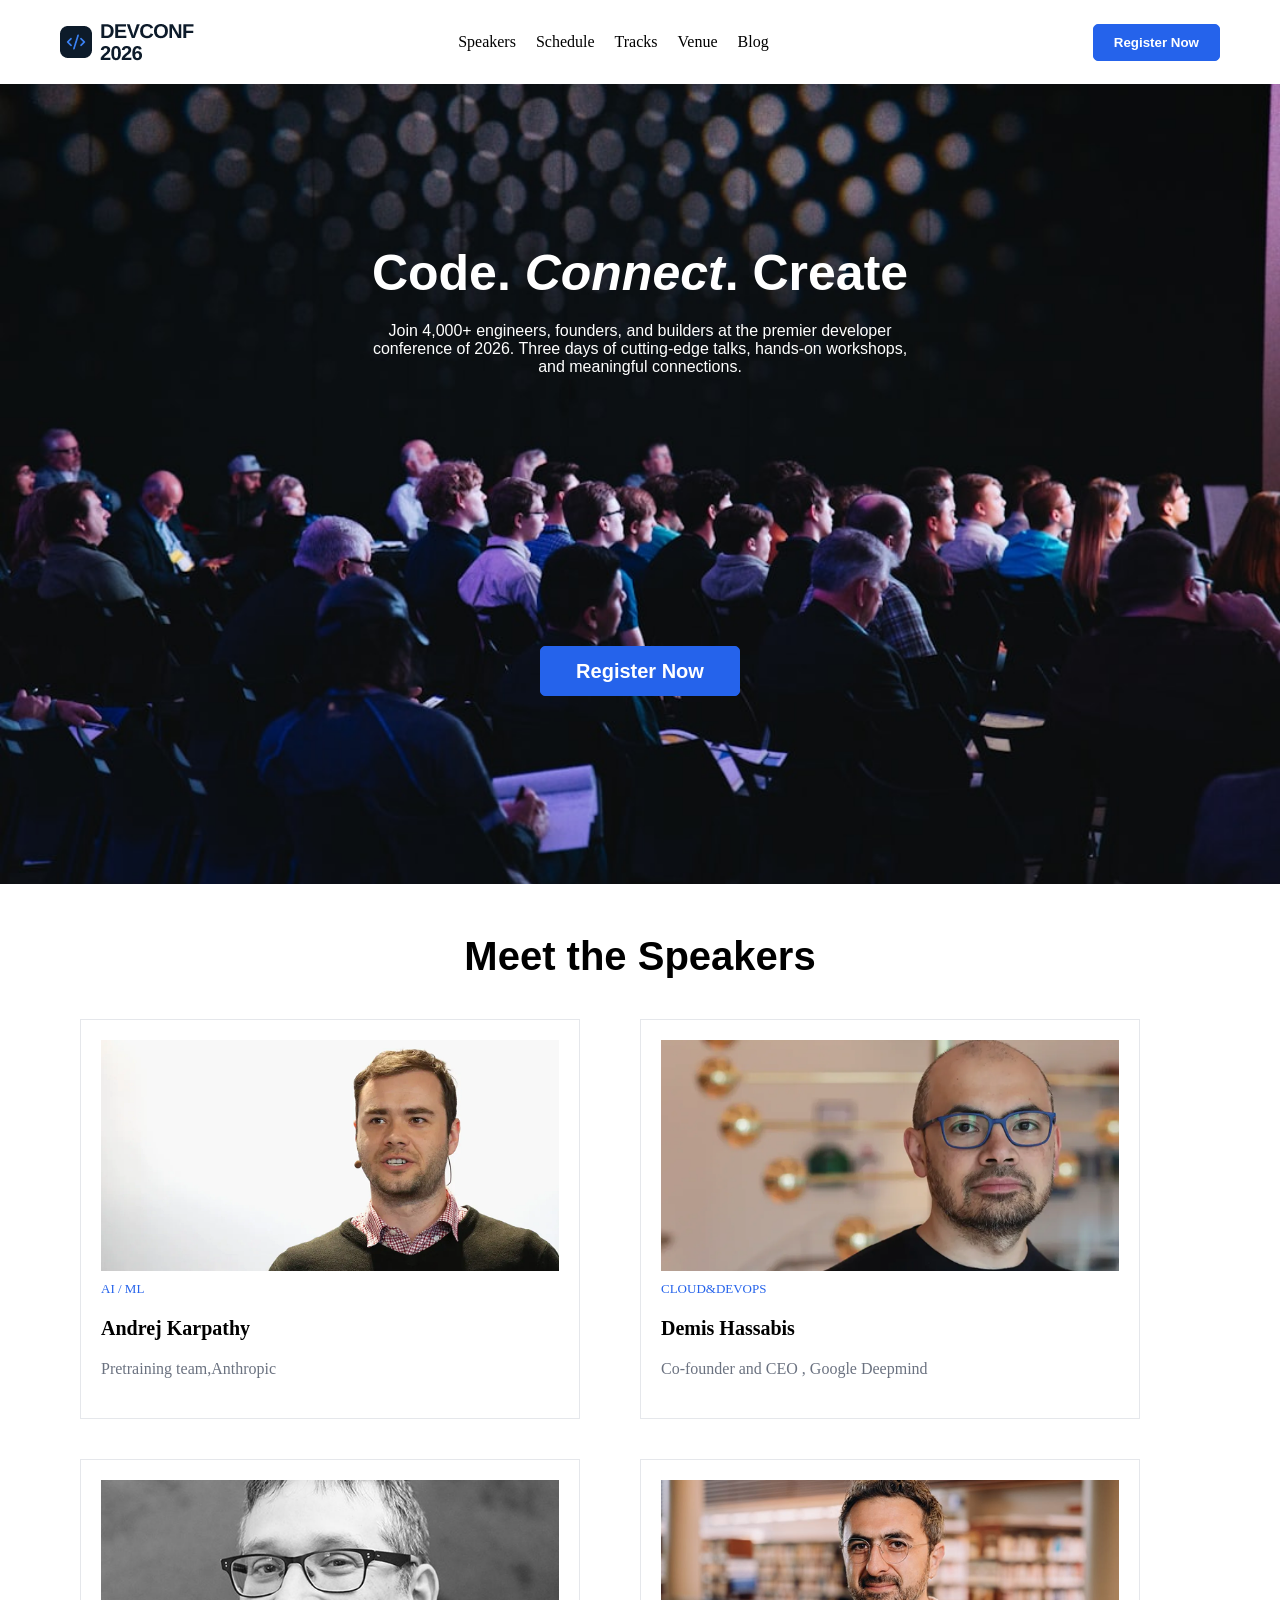
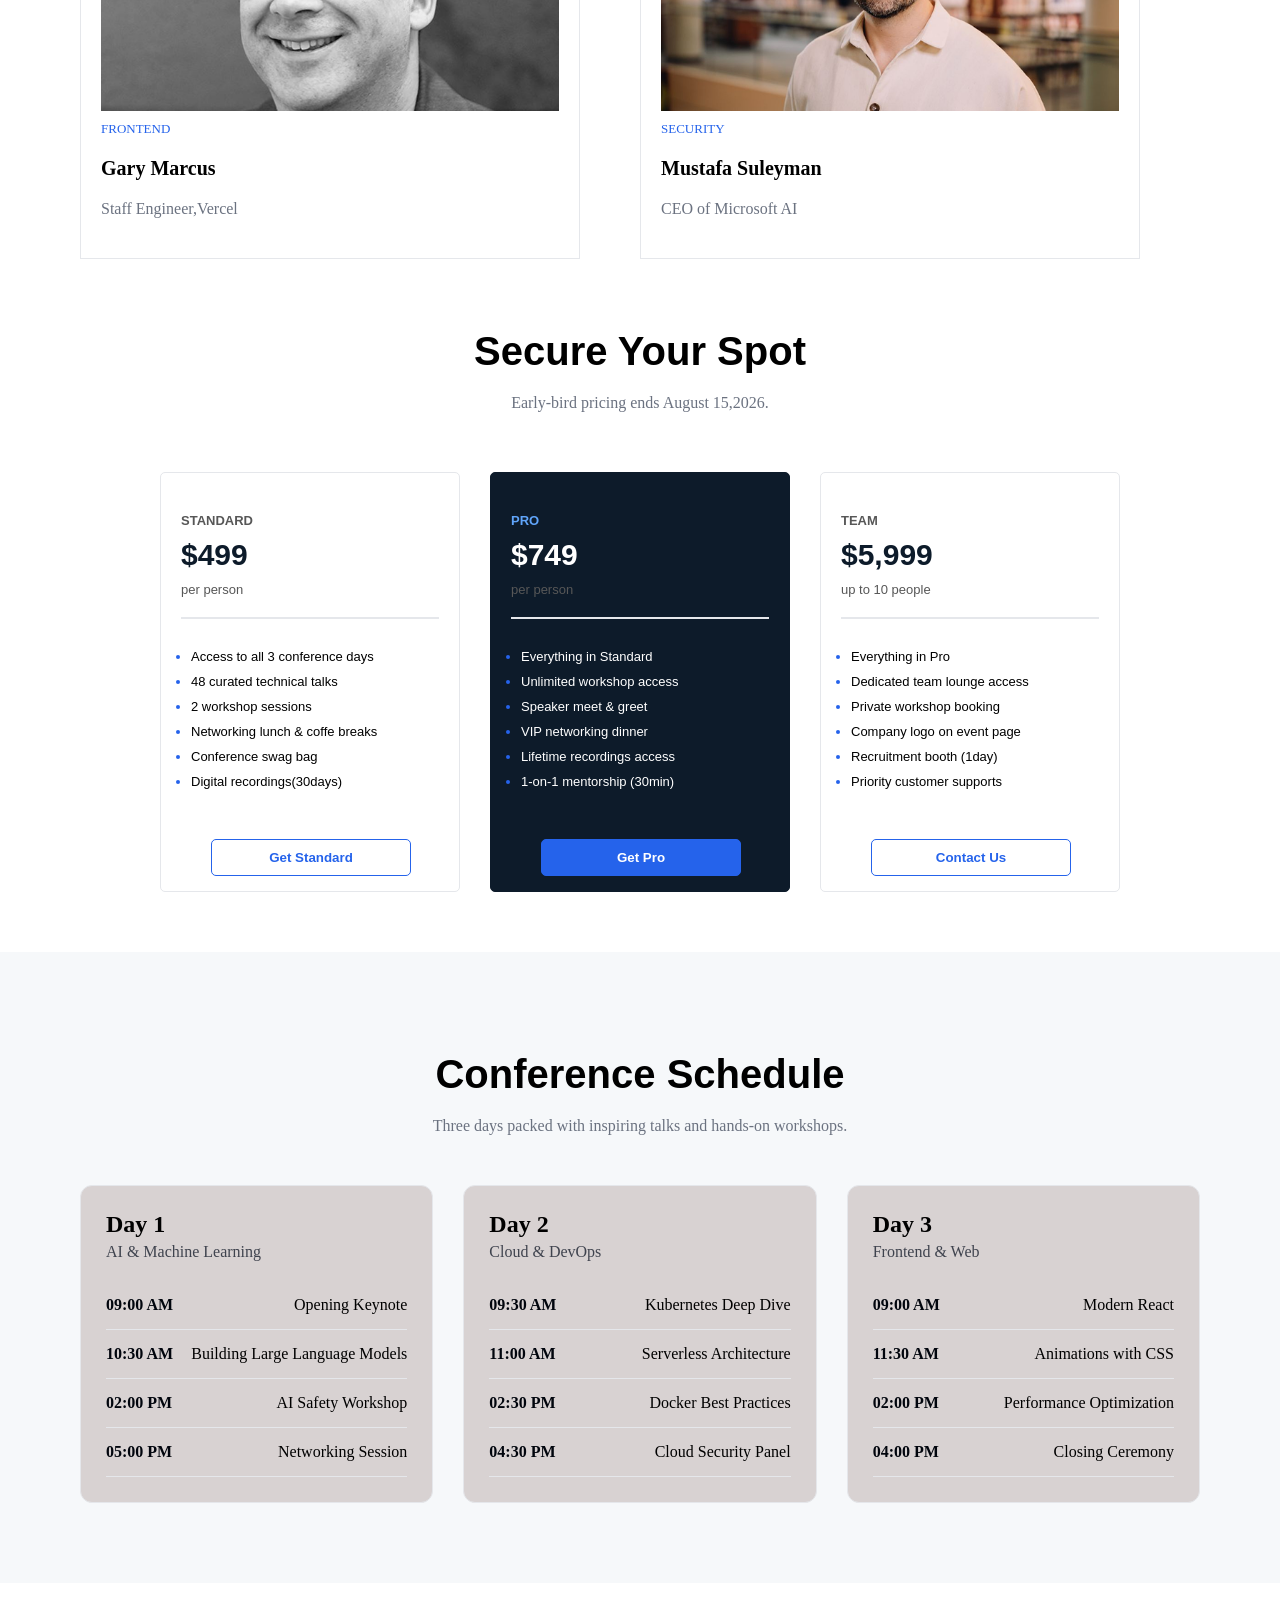
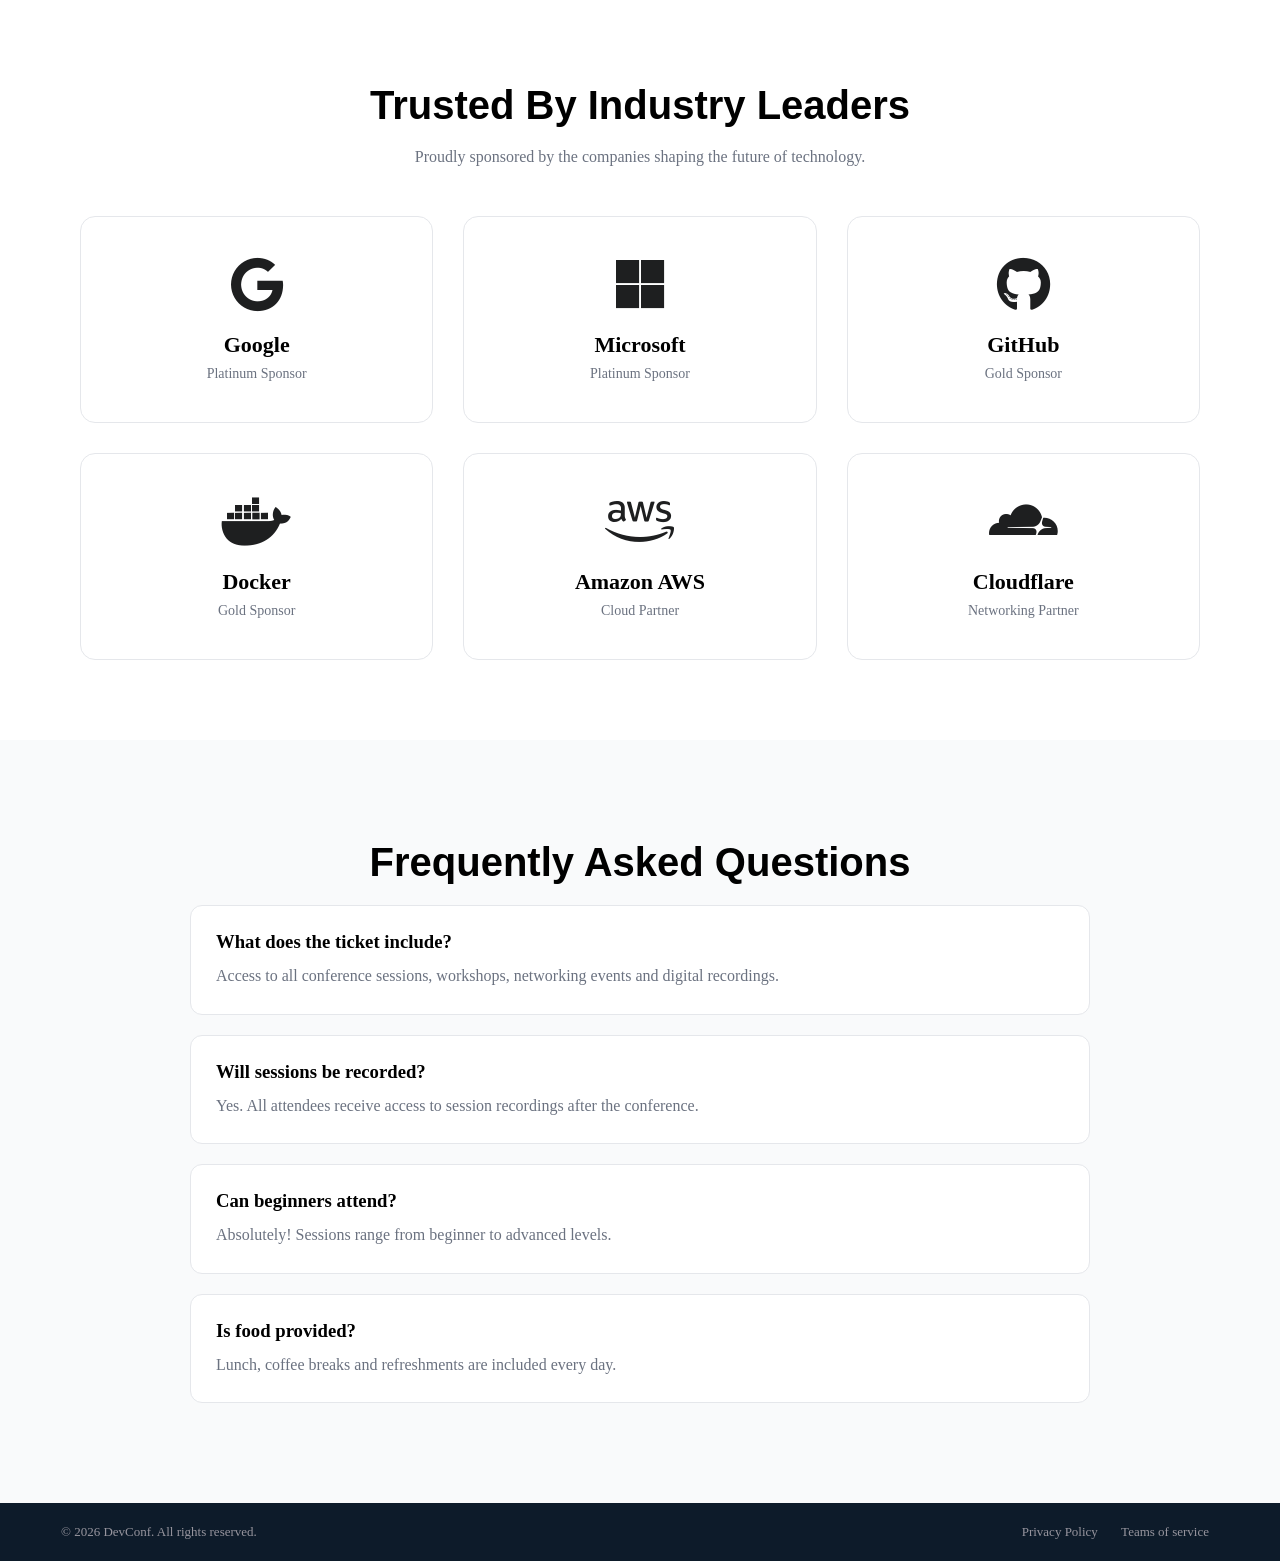
<file: index.html>
<!doctype html>
<html lang="en">
  <head>
    <meta charset="UTF-8" />
    <meta name="viewport" content="width=device-width, initial-scale=1.0" />
    <title>DevConfig</title>
    <link rel="icon" href="./assets/logo-mini.png" />
    <link rel="stylesheet" href="./style.css" />
    <link
      rel="stylesheet"
      href="https://cdnjs.cloudflare.com/ajax/libs/font-awesome/6.7.2/css/all.min.css"
    />
  </head>
  <body>
    <nav class="navbar">
      <div class="logo">
        <!-- <img src="./assets/logo-mini.png" alt="logo-mini">
            <div class="logotxt">
                <span>DEVCONF</span> <br>
                <span>2026</span>
            </div> -->
        <img src="./assets/logo.png" alt="logo" />
      </div>

      <div class="list">
        <ul class="list-items">
          <li>Speakers</li>
          <li>Schedule</li>
          <li>Tracks</li>
          <li>Venue</li>
          <li>Blog</li>
        </ul>
      </div>

      <!-- <div class="btn">
            Register Now
        </div> -->
      <button class="btn">Register Now</button>
    </nav>
    <section class="hero">
      <div class="hero-contents">
        <div class="overlay"></div>
        <h1>Code. <i>Connect</i>. Create</h1>
        <p>
          Join 4,000+ engineers, founders, and builders at the premier developer
          <br />
          conference of 2026. Three days of cutting-edge talks, hands-on
          workshops,<br />
          and meaningful connections.
        </p>
        <button class="btn">Register Now</button>
      </div>
    </section>

    <section class="Speakers">
      <h1 class="headers">Meet the Speakers</h1>
      <div class="cards">
        <div class="card">
          <div class="info">
            <img src="./assets/andrej.png" alt="andrej" />
            <span class="sector">AI / ML</span>
            <span class="name">Andrej Karpathy</span>
            <span class="title">Pretraining team,Anthropic</span>
          </div>
        </div>
        <div class="card">
          <div class="info">
            <img src="./assets/demis.png" alt="demis" />
            <span class="sector">CLOUD&DEVOPS</span>
            <span class="name">Demis Hassabis</span>
            <span class="title">Co-founder and CEO , Google Deepmind</span>
          </div>
        </div>
        <div class="card">
          <div class="info">
            <img src="./assets/gary.png" alt="gary" />
            <span class="sector">FRONTEND</span>
            <span class="name">Gary Marcus</span>
            <span class="title">Staff Engineer,Vercel</span>
          </div>
        </div>
        <div class="card">
          <div class="info">
            <img src="./assets/mustafa.png" alt="mustafa" />
            <span class="sector">SECURITY</span>
            <span class="name">Mustafa Suleyman</span>
            <span class="title">CEO of Microsoft AI</span>
          </div>
        </div>
      </div>
    </section>

    <section class="pricing">
      <div class="pricing-header">
        <h1 class="headers">Secure Your Spot</h1>
        <span class="title">Early-bird pricing ends August 15,2026.</span>
      </div>

      <div class="parentbox">
        <div class="box">
          <div class="box-header">
            <span class="box-header-title">Standard</span>
            <span class="box-header-price">$499</span>
            <span class="box-header-subtitle">per person</span>
          </div>
          <hr />
          <ul class="box-list">
            <li>Access to all 3 conference days</li>
            <li>48 curated technical talks</li>
            <li>2 workshop sessions</li>
            <li>Networking lunch & coffe breaks</li>
            <li>Conference swag bag</li>
            <li>Digital recordings(30days)</li>
          </ul>
          <button class="box-btn">Get Standard</button>
        </div>
        <div class="box" id="pro">
          <div class="box-header">
            <span class="box-header-title">Pro</span>
            <span class="box-header-price">$749</span>
            <span class="box-header-subtitle">per person</span>
          </div>
          <hr />
          <ul class="box-list">
            <li>Everything in Standard</li>
            <li>Unlimited workshop access</li>
            <li>Speaker meet & greet</li>
            <li>VIP networking dinner</li>
            <li>Lifetime recordings access</li>
            <li>1-on-1 mentorship (30min)</li>
          </ul>
          <button class="box-btn">Get Pro</button>
        </div>
        <div class="box">
          <div class="box-header">
            <span class="box-header-title">Team</span>
            <span class="box-header-price">$5,999</span>
            <span class="box-header-subtitle">up to 10 people</span>
          </div>
          <hr />
          <ul class="box-list">
            <li>Everything in Pro</li>
            <li>Dedicated team lounge access</li>
            <li>Private workshop booking</li>
            <li>Company logo on event page</li>
            <li>Recruitment booth (1day)</li>
            <li>Priority customer supports</li>
          </ul>
          <button class="box-btn">Contact Us</button>
        </div>
      </div>
    </section>

    <!-- Ai section -->

    <!-- Conference Schedule -->

    <section class="schedule">
      <h1 class="headers">Conference Schedule</h1>
      <p class="section-subtitle">
        Three days packed with inspiring talks and hands-on workshops.
      </p>

      <div class="schedule-container">
        <div class="schedule-card">
          <h2>Day 1</h2>
          <span class="track">AI & Machine Learning</span>

          <div class="event">
            <span>09:00 AM</span>
            <p>Opening Keynote</p>
          </div>

          <div class="event">
            <span>10:30 AM</span>
            <p>Building Large Language Models</p>
          </div>

          <div class="event">
            <span>02:00 PM</span>
            <p>AI Safety Workshop</p>
          </div>

          <div class="event">
            <span>05:00 PM</span>
            <p>Networking Session</p>
          </div>
        </div>

        <div class="schedule-card">
          <h2>Day 2</h2>
          <span class="track">Cloud & DevOps</span>

          <div class="event">
            <span>09:30 AM</span>
            <p>Kubernetes Deep Dive</p>
          </div>

          <div class="event">
            <span>11:00 AM</span>
            <p>Serverless Architecture</p>
          </div>

          <div class="event">
            <span>02:30 PM</span>
            <p>Docker Best Practices</p>
          </div>

          <div class="event">
            <span>04:30 PM</span>
            <p>Cloud Security Panel</p>
          </div>
        </div>

        <div class="schedule-card">
          <h2>Day 3</h2>
          <span class="track">Frontend & Web</span>

          <div class="event">
            <span>09:00 AM</span>
            <p>Modern React</p>
          </div>

          <div class="event">
            <span>11:30 AM</span>
            <p>Animations with CSS</p>
          </div>

          <div class="event">
            <span>02:00 PM</span>
            <p>Performance Optimization</p>
          </div>

          <div class="event">
            <span>04:00 PM</span>
            <p>Closing Ceremony</p>
          </div>
        </div>
      </div>
    </section>

    <!-- Sponsors -->
    <section class="sponsors">
      <h1 class="headers">Trusted By Industry Leaders</h1>

      <p class="section-subtitle">
        Proudly sponsored by the companies shaping the future of technology.
      </p>

      <div class="sponsor-grid">
        <div class="sponsor-card">
          <i class="fa-brands fa-google"></i>
          <h3>Google</h3>
          <span>Platinum Sponsor</span>
        </div>

        <div class="sponsor-card">
          <i class="fa-brands fa-microsoft"></i>
          <h3>Microsoft</h3>
          <span>Platinum Sponsor</span>
        </div>

        <div class="sponsor-card">
          <i class="fa-brands fa-github"></i>
          <h3>GitHub</h3>
          <span>Gold Sponsor</span>
        </div>

        <div class="sponsor-card">
          <i class="fa-brands fa-docker"></i>
          <h3>Docker</h3>
          <span>Gold Sponsor</span>
        </div>

        <div class="sponsor-card">
          <i class="fa-brands fa-aws"></i>
          <h3>Amazon AWS</h3>
          <span>Cloud Partner</span>
        </div>

        <div class="sponsor-card">
          <i class="fa-brands fa-cloudflare"></i>
          <h3>Cloudflare</h3>
          <span>Networking Partner</span>
        </div>
      </div>
    </section>

    <!-- FAQ -->
    <section class="faq">
      <h1 class="headers">Frequently Asked Questions</h1>

      <div class="faq-container">
        <div class="faq-item">
          <h3>What does the ticket include?</h3>
          <p>
            Access to all conference sessions, workshops, networking events and
            digital recordings.
          </p>
        </div>

        <div class="faq-item">
          <h3>Will sessions be recorded?</h3>
          <p>
            Yes. All attendees receive access to session recordings after the
            conference.
          </p>
        </div>

        <div class="faq-item">
          <h3>Can beginners attend?</h3>
          <p>Absolutely! Sessions range from beginner to advanced levels.</p>
        </div>

        <div class="faq-item">
          <h3>Is food provided?</h3>
          <p>Lunch, coffee breaks and refreshments are included every day.</p>
        </div>
      </div>
    </section>

    <footer class="footer">
      <div>&copy; 2026 DevConf. All rights reserved.</div>
      <div>
        <span>Privacy Policy</span>
        <span>Teams of service</span>
      </div>
    </footer>
  </body>
</html>
</file>
<file: style.css>
*{
    margin: 0;
    padding:0;
    box-sizing: border-box;
}
.navbar{
    
    display: flex;
    justify-content: space-between;
    align-items: center;
    margin: 20px 0;
}
.logo{
    display: flex;
    align-items: center;
    gap: 10px;
    margin-left: 60px;
}

.list-items{
    display: flex;
    align-items: center;
    list-style: none;
    gap: 20px;

}

.btn{
    border: 1px solid #2563EB;
    background-color: #2563EB;
    color: white;
    margin: 0 60px;
    padding: 10px 20px;
    border-radius: 5px;
    cursor: pointer;
    font-weight: 600;
}
/* hero section */

.hero{
    text-align: center;
    background-image: url(./assets/banner.jpg);
    background-size: cover;
    height: 800px;
    background-position: center;
    margin: 20px 0;
}
.hero-contents{
    position: relative;
    top: 20%;
    color: white;
    font-family:  sans-serif;

}
.hero h1{
    font-size: 50px;
}

.hero-contents p{
    text-align: center;
    margin: 20px 0;
}

.hero-contents button{
    position: relative;
    top: 250px;
    height: 50px;
    width: 200px;
    text-align: center;
    font-size: 20px;
    font-weight: 800;
    
    
}
.hero-contents button:hover{
    background-color: #1E40AF;
    opacity: 0.8;
}

/* <!-- speakers section -->    */

.Speakers{
    margin: 50px 80px;
    
}


.cards{
    display:grid;
    grid-template-columns: repeat(2, 1fr);
    justify-content: center;
    align-items: center;

}
.info{
   display: flex;
   flex-direction: column;
   height: 400px;
   width: 500px;
   margin: 20px 0;
   padding: 20px;
   border: 1px solid #E5E7EB;
}
.sector{
    font-size: 13px;
    font-weight: 200;
    color: #2563EB;
    margin: 10px 0;
}
.name{
    font-size: 20px;
    font-weight: 600;
    margin: 10px 0;
}
.title{
    font-size: 16px;
    font-weight: 400;
    color: #6B7280;
    margin: 10px 0;
}
.pricing-header{
    text-align: center;
    margin: 50px 0;
}
.headers{
    text-align: center;
    font-size: 40px;
    font-weight: 700;
    margin: 20px 0;
    font-family: sans-serif;
}

/* boxes */

.parentbox{
    display: flex;
    justify-content: center;
    align-items: center;
    gap: 30px;
    margin: 50px 0;
    padding: 10px 0;
}


.box-header{
    display: flex;
    flex-direction: column;
    align-items: left;
    gap: 10px;
    margin: 20px 0;
}
.box-header-title{
    font-size: 13px;
    font-weight: 600;
    text-transform: uppercase;
    color:#575757;
    font-family: sans-serif;
    
}
.box-header-price{
    font-size: 30px;
    font-weight: 700;
    color: #0d1b2a;
    font-family: sans-serif;
}
.box-header-subtitle{
    font-size: 13px;
    font-weight: 400;
    color: #575757;
    font-family: sans-serif;
}
.box-list{
    font-size: 13px;
    padding: 10px 10px;
    margin: 10px 0;
    
}
.box-list li{
    margin: 10px 0;
    font-family: sans-serif;
    gap: 10px;
}
.box-list li::marker {
    color:#2563EB;
}

#pro{
    background-color: #0d1b2a;
    color: white;
    border: 1px solid #0d1b2a;
}
#pro .box-header-title{
    color: #60a5fa;
}
#pro .box-header-price{
    color: white;
}
#pro .box-header-subtitle{
    color: #575757;
}

#pro .box-btn{
    color:white;
    background-color: #2563EB;
}

.box{
    height: 420px;
    width: 300px;
    border: 1px solid #E5E7EB;
    padding: 20px;
    border-radius: 5px;
}

hr{
    border: 1px solid #E5E7EB;
}
.box-btn{
    border: 1px solid #2563EB;
    background-color: white;
    color: #2563EB;
    margin: 20px 0;
    padding: 10px 20px;
    border-radius: 5px;
    cursor: pointer;
    font-weight: 600;
    margin-left: 30px;
    width: 200px;  
}

.footer{
    display: flex;
    justify-content: space-between;
    align-items: center;
    border: 1px solid #0d1b2a;
    background-color: #0d1b2a;
    color:#97959e;
    padding: 20px 10px;
    font-size: 13px;
    padding: 20px 60px;
}
.footer div span{
    margin: 0 10px;
    padding: 10px 0;

}

/* conference schedule */

.schedule{
    padding:80px;
    background:#f6f8fa;
}

.section-subtitle{
    text-align:center;
    color:#6B7280;
    margin-bottom:50px;
}

.schedule-container{
    display:grid;
    grid-template-columns:repeat(3,1fr);
    gap:30px;
}

.schedule-card{
    background:rgb(216, 210, 210);
    border:1px solid #E5E7EB;
    border-radius:12px;
    padding:25px;
}

.schedule-card h2{
    margin-bottom:5px;
}

.track{
    color:#3f434e;
    font-weight:200;
    display:block;
    margin-bottom:20px;
}

.event{
    display:flex;
    justify-content:space-between;
    padding:15px 0;
    border-bottom:1px solid #E5E7EB;
}

.event span{
    font-weight:600;
    color:#01050d;
}

/* sponsors */
.sponsors{
    padding:80px;
    background:#ffffff;
}

.sponsor-grid{
    display:grid;
    grid-template-columns:repeat(3,1fr);
    gap:30px;
    margin-top:50px;
}

.sponsor-card{
    border:1px solid #E5E7EB;
    border-radius:15px;
    padding:40px 20px;

    display:flex;
    flex-direction:column;
    justify-content:center;
    align-items:center;

    transition:.3s;
    cursor:pointer;
}

.sponsor-card:hover{
    transform:translateY(-8px);
    box-shadow:0 12px 30px rgba(0,0,0,.08);
    background-color: rgb(53, 53, 232);
    color: white;
}
.sponsor-card:hover i {
    color: #f3f5f9;
}
.sponsor-card i{
    font-size:55px;
    color:#1e1f20;
    margin-bottom:20px;
}

.sponsor-card h3{
    font-size:22px;
    margin-bottom:8px;
}

.sponsor-card span{
    color:#6B7280;
    font-size:14px;
}

/* faq */

.faq{
    padding:80px;
    background:#F9FAFB;
}

.faq-container{
    max-width:900px;
    margin:auto;
}

.faq-item{
    background:white;
    border:1px solid #E5E7EB;
    border-radius:12px;

    padding:25px;
    margin:20px 0;

    transition:.3s;
}

.faq-item:hover{
    transform:translateY(-4px);
    box-shadow:0 8px 20px rgba(0,0,0,.08);
}

.faq-item h3{
    margin-bottom:10px;
}

.faq-item p{
    color:#6B7280;
    line-height:1.6;
}
</file>
